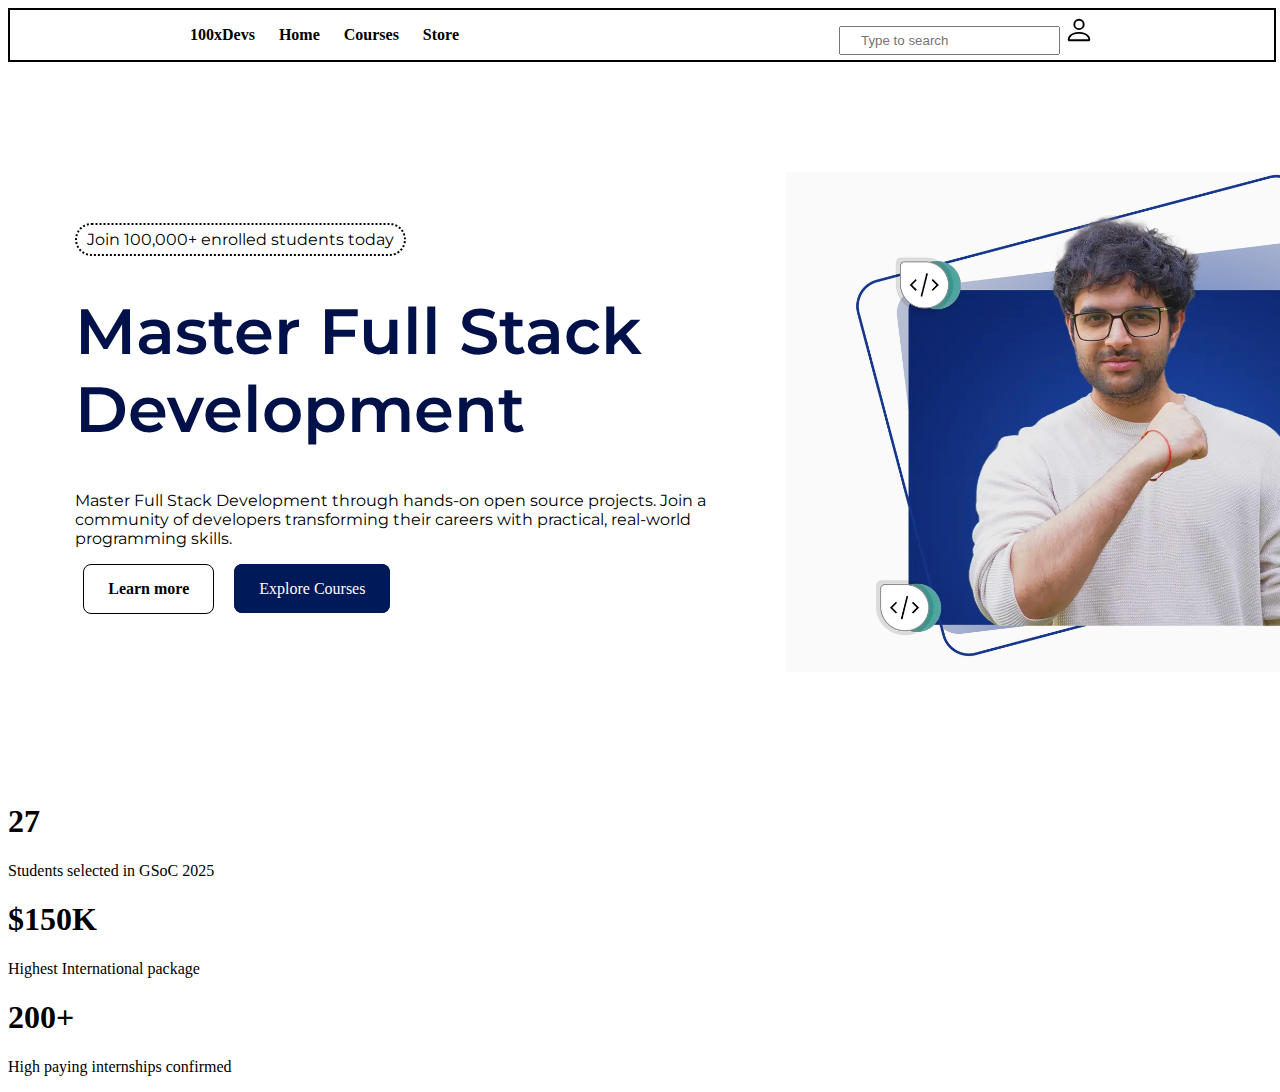
<file: Day-1 HTML-CSS/100xDevs Home page/index.html>
<!DOCTYPE html>
<html lang="en">
<head>
    <meta charset="UTF-8">
    <meta name="viewport" content="width=device-width, initial-scale=1.0">
    <title>100xDevs</title>
    <link rel="stylesheet" href="./style.css">
    <link rel="icon" href="./assests/favicon.jpg" type="image/png">
    <link rel="preconnect" href="https://fonts.googleapis.com">
    <link rel="preconnect" href="https://fonts.gstatic.com" crossorigin>
    <link href="https://fonts.googleapis.com/css2?family=Lato:ital,wght@0,100;0,300;0,400;0,700;0,900;1,100;1,300;1,400;1,700;1,900&family=Montserrat:ital,wght@0,100..900;1,100..900&display=swap" rel="stylesheet">
</head>
<body>
    <nav class="nav">
        <div>
            <a href="#">100xDevs</a>
            <a href="#">Home</a>
            <a href="#">Courses</a>
            <a href="#">Store</a>
        </div>
        <div>
            <input type="text" placeholder="Type to search">
            <span class="icon">
                <svg xmlns="http://www.w3.org/2000/svg" width="30" height="30" fill="currentColor" class="bi bi-person" viewBox="0 0 16 16">
            <path d="M8 8a3 3 0 1 0 0-6 3 3 0 0 0 0 6m2-3a2 2 0 1 1-4 0 2 2 0 0 1 4 0m4 8c0 1-1 1-1 1H3s-1 0-1-1 1-4 6-4 6 3 6 4m-1-.004c-.001-.246-.154-.986-.832-1.664C11.516 10.68 10.289 10 8 10s-3.516.68-4.168 1.332c-.678.678-.83 1.418-.832 1.664z"/>
            </svg>
            </span>
        </div>
    </nav>
    <main>
        <div id="main-btn">
            <span style="border: 2px dotted black; border-radius: 20px; padding: 5px 10px; font-family: Montserrat;">
                Join 100,000+ enrolled students today
            </span>
            <h1 style="font-weight: 100; font-size: 4em; color: #001049; font-family: Montserrat; font-weight: 600; text-align: left;">Master Full Stack <br> Development</h1>
             <p style="font-family: Montserrat;">
            Master Full Stack Development through hands-on open source projects. Join a <br> community of developers transforming their careers with practical, real-world <br> programming skills.
            </p>
            <a id="learn-btn">Learn more</a>
            <a id="explore-btn">Explore Courses</a>
        </div>
        <img src="./assests/kirat.png" height="500px">
    </main>
        <!-- <div class="card1">
            
        </div>   -->
        <div class="main-card">
           <div class="point">
            <h1>27</h1>
            <p>Students selected in GSoC 2025</p>
           </div>
            <div class="line"></div>
        <div class="point">
            <h1 class="pointhead">$150K</h1>
            <p class="pointbullet">Highest International package</p>
        </div>
         <div class="line"></div>
            <div class="point">
            <h1>200+</h1>
            <p>High paying internships confirmed</p>
        </div>
       
</body>
</html>
</file>
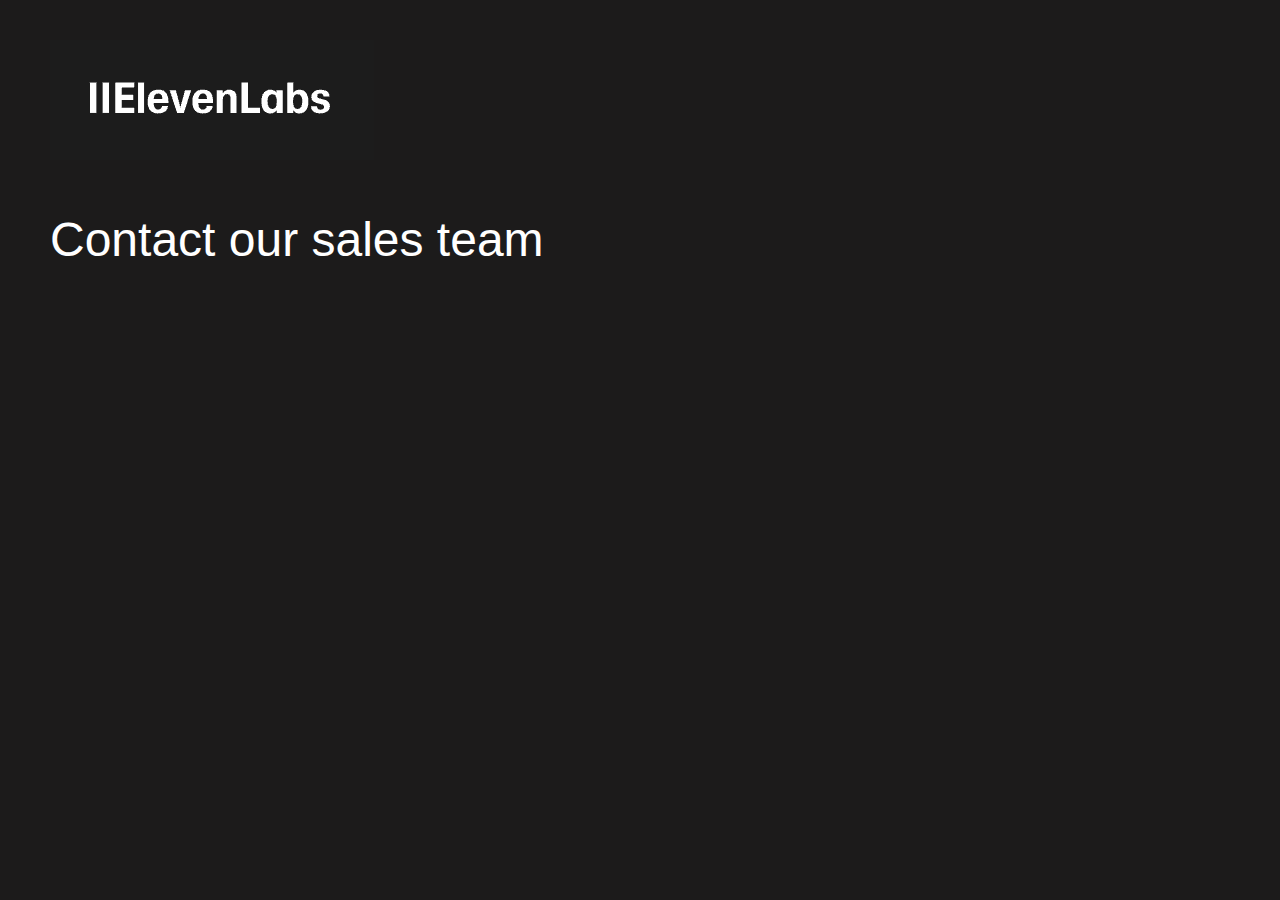
<file: Day-1 HTML-CSS/contact sales page/index.html>
<!DOCTYPE html>
<html lang="en">
<head>
    <meta charset="UTF-8">
    <meta name="viewport" content="width=device-width, initial-scale=1.0">
    <title>Document</title>
    <link rel="stylesheet" href="./style.css">
</head>
<body>
    <div class="container">
        <div id="sales">
            <img src="./assests/logo.png">
            <h3>Contact our sales team</h3>
        </div>
        <div></div>
    </div>
</body>
</html>
</file>
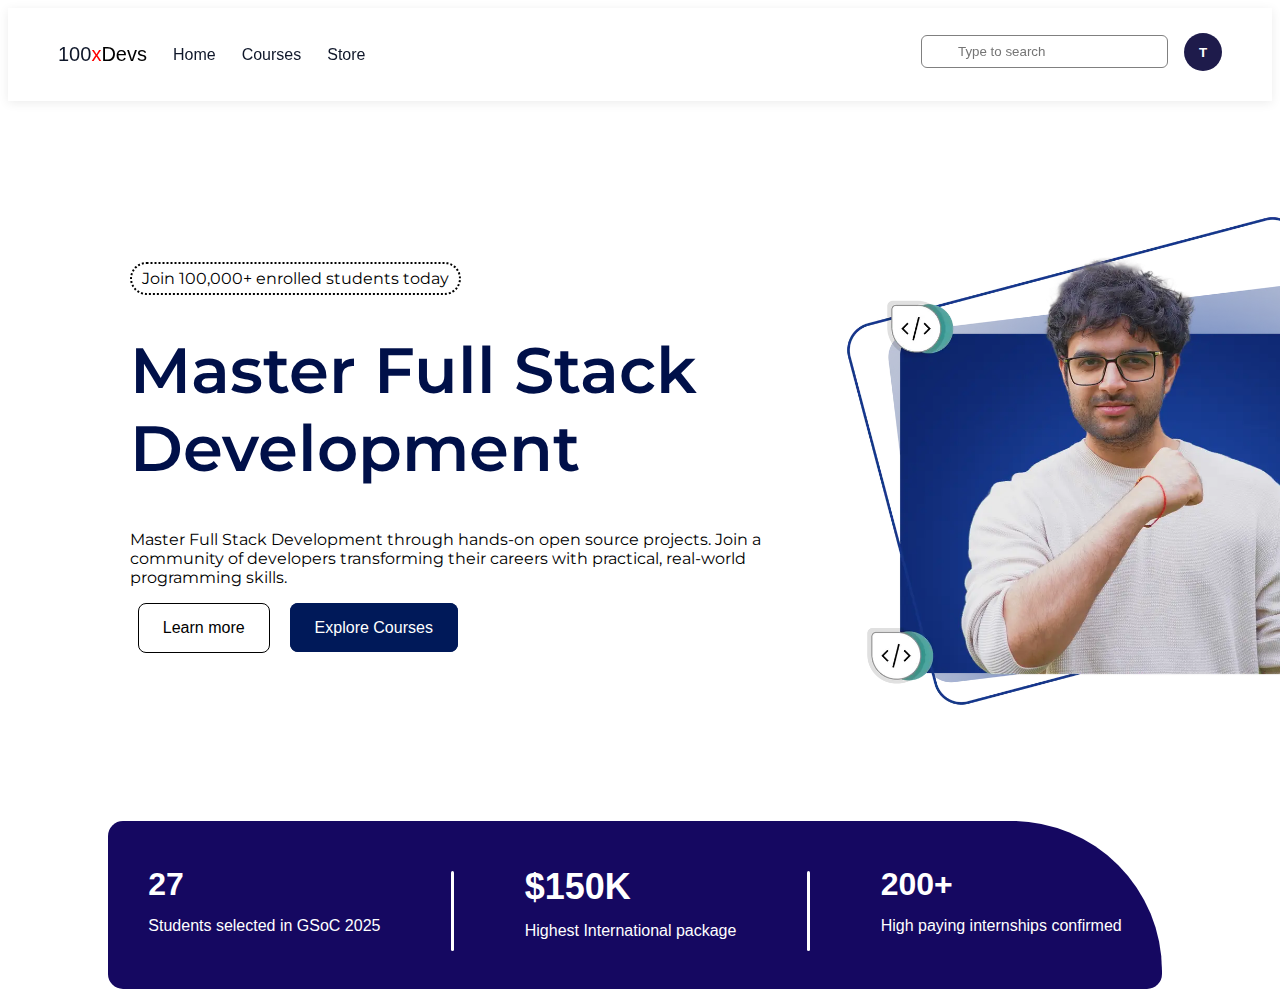
<file: HTML-CSS/100xDevs Home page/index.html>
<!DOCTYPE html>
<html lang="en">
<head>
    <meta charset="UTF-8">
    <meta name="viewport" content="width=device-width, initial-scale=1.0">
    <title>100xDevs</title>
    <link rel="stylesheet" href="./style.css">
    <link rel="icon" href="./assests/favicon.jpg" type="image/png">
    <link rel="preconnect" href="https://fonts.googleapis.com">
    <link rel="preconnect" href="https://fonts.gstatic.com" crossorigin>
    <link href="https://fonts.googleapis.com/css2?family=Lato:ital,wght@0,100;0,300;0,400;0,700;0,900;1,100;1,300;1,400;1,700;1,900&family=Montserrat:ital,wght@0,100..900;1,100..900&display=swap" rel="stylesheet">
</head>
<body>
    <nav class="nav">
        <div class="nav-left">
            <a class="logo" href="#">100<span id="x">x</span><span>Devs</span></a>
            <a href="#">Home</a>
            <a href="#">Courses</a>
            <a href="#">Store</a>
        </div>
        <div class="nav-right">
            <input id="search" type="text" placeholder="Type to search">
            <button class="icon">T</button>
            </span>
        </div>
    </nav>
    <main>
        <div id="main-btn">
            <span style="border: 2px dotted black; border-radius: 20px; padding: 5px 10px; font-family: Montserrat;">
                Join 100,000+ enrolled students today
            </span>
            <h1 style="font-weight: 100; font-size: 4em; color: #001049; font-family: Montserrat; font-weight: 600; text-align: left;">Master Full Stack <br> Development</h1>
             <p style="font-family: Montserrat;">
            Master Full Stack Development through hands-on open source projects. Join a <br> community of developers transforming their careers with practical, real-world <br> programming skills.
            </p>
            <a id="learn-btn">Learn more</a>
            <a id="explore-btn">Explore Courses</a>
            </div>
        </div>
        <img src="./assests/hero-img.webp" height="500px">
    </main>
        <!-- <div class="card1">
            
        </div>   -->
        <div class="main-card" style="font-family: sans-serif; font-weight: 100;">
           <div class="point">
            <h1>27</h1>
            <p>Students selected in GSoC 2025</p>
           </div>
            <div class="line"></div>
        <div class="point">
            <h1 class="pointhead">$150K</h1>
            <p class="pointbullet">Highest International package</p>
        </div>
         <div class="line"></div>
            <div class="point">
            <h1>200+</h1>
            <p>High paying internships confirmed</p>
        </div>
       
</body>
</html>
</file>
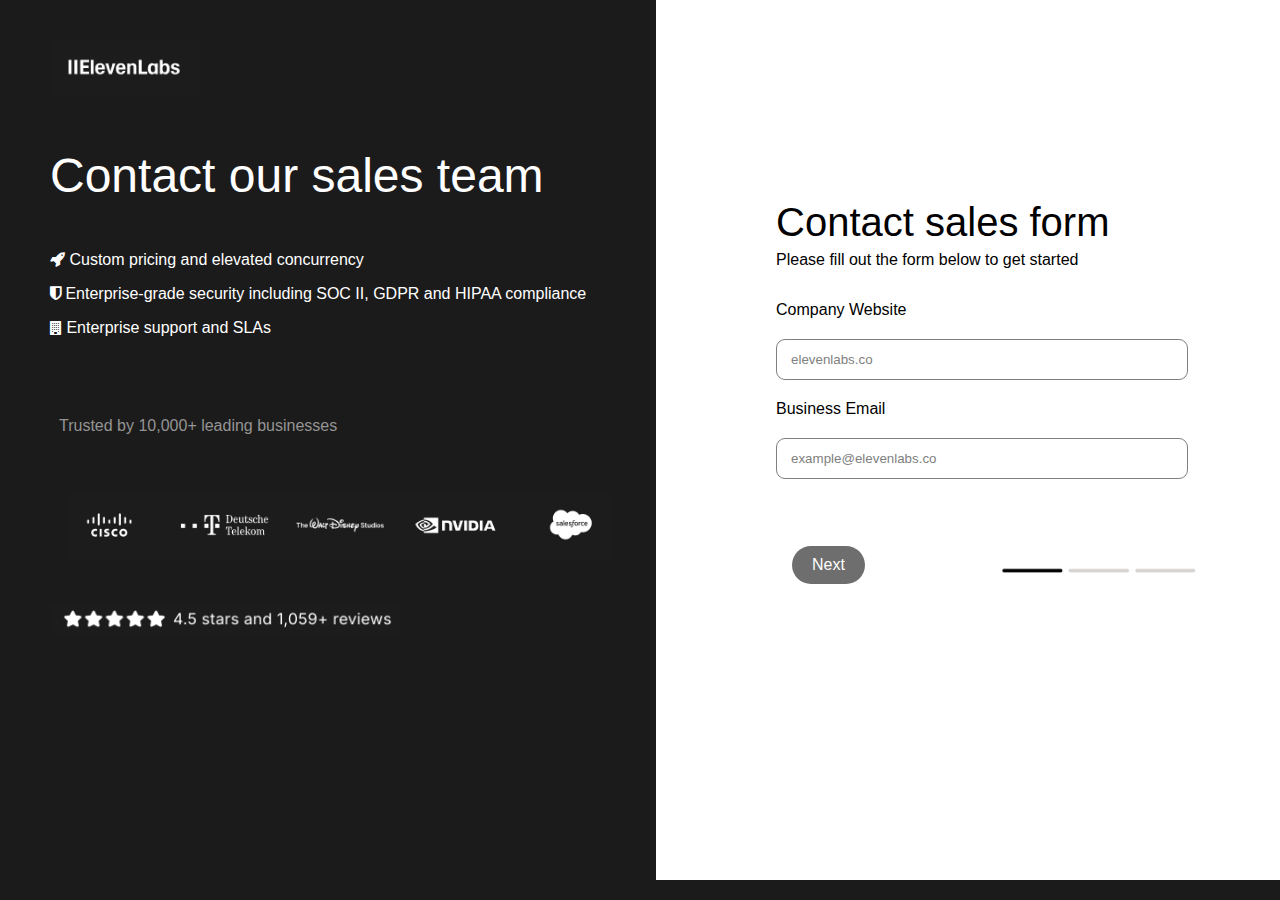
<file: HTML-CSS/contact sales page/index.html>
<!DOCTYPE html>
<html lang="en">
<head>
    <meta charset="UTF-8">
    <meta name="viewport" content="width=device-width, initial-scale=1.0">
    <title>Contact Sales</title>
    <link rel="stylesheet" href="./style.css">
    <link rel="stylesheet" href="https://cdnjs.cloudflare.com/ajax/libs/font-awesome/4.7.0/css/font-awesome.min.css">
    <link rel="stylesheet" href="https://cdnjs.cloudflare.com/ajax/libs/font-awesome/4.7.0/css/font-awesome.min.css">
    <link rel="stylesheet" href="https://cdnjs.cloudflare.com/ajax/libs/font-awesome/4.7.0/css/font-awesome.min.css">
    <link rel="stylesheet" href="https://cdnjs.cloudflare.com/ajax/libs/font-awesome/4.7.0/css/font-awesome.min.css">
    <link rel="icon" type="image/png" href="https://elevenlabs-sdk.mintlify.app/favicon.png" style="border: 5px;">
</head>
<body>
    <div class="container">
        <!-- left panel -->
        <div id="sales">
            <img src="./assests/logo.png" width="150px">
            <div>
                <h3>Contact our sales team</h3>
                <p><i class="fa fa-rocket"></i> Custom pricing and elevated concurrency</p>
                <p><i class="fa fa-shield" style="font-size:16px"></i> Enterprise-grade security including SOC II, GDPR and HIPAA compliance</p>
                <p><i class="fa fa-building" style="font-size:14px"></i> Enterprise support and SLAs</p>
            </div>
            <div>
            <p style="color: #949494; padding-left: 1vh; font-size: medium; margin-top: 5em;">Trusted by 10,000+ leading businesses</p>
            <img src="./assests/logos.png" width="90%" style="padding-left: 2vh; margin: 0; ">
        <p style="margin: 0;">
         <img src="./assests/ratings.png" width="350px" style="padding-left: 0; margin-top: 0;">
        </p>
        </div>
    </div>
    <!-- right panel -->
    <div id="login">
        <div style="flex-direction: column; text-align: left;">
            <h2 style="margin: 0;">Contact sales form</h2>
            <p style="margin: 6px 0 0 0;">Please fill out the form below to get started</p>
        </div>
        <form>
            <label for="web">Company Website</label><br>
            <input type="text" id="web" name="web" placeholder="elevenlabs.co"><br>
            <label for="email">Business Email</label><br>
            <input type="text" id="email" name="email" placeholder="example@elevenlabs.co"><br>
        </form>
         <div class="final">
        <button type="submit">Next</button>
            <img src="./assests/bars.png " width="50%" height="10%" style="padding-top: 20px;">
    </div>
    </div>
    <!-- wave container (in-progress) -->
  <div class="wave-container">
  <svg viewBox="0 0 1440 320" preserveAspectRatio="none">
    <path class="wave back" />
    <path class="wave front"/>
    <path class="wave"/>
    <path class="wave mid" />
    <path class="wave front" />
  </svg>
</div>

</body>
</html>
</file>
<file: Day-1 HTML-CSS/100xDevs Home page/style.css>
.montserrat {
  font-family: "Montserrat", sans-serif;
  font-optical-sizing: auto;
  font-weight: 400;
  font-style: normal;
}
nav{
    display: flex;
    justify-content: space-around;
    align-items: center;
    width: 100%;
    height: 50px;
    border: 2px solid black;
}
nav a{
    text-decoration: none;
    color: black;
    padding-right: 20px;
    font-weight: bold;

}
nav img{
    height: 40px;
    width: 120px;
}
input{
    padding: 5px 20px;
}
main{
    display: flex;
    flex-direction: row;
    align-items: center;
    justify-content: center;
    height: 80vh;
    gap: 80px;
    margin: 0 50em ;
    white-space: nowrap;
}
main img{
    margin-right: 5em;
}
#learn-btn{
    text-decoration: none;
    color: black;
    background-color: white;
    padding: 15px 24px;
    border-radius: 8px;
    font-weight: bold;
    margin-top: 20px;
    display: inline-block;
    border: 0.2px solid black;
}
#explore-btn{
    text-decoration: none;
    color: white;
    background-color: #001959;
    padding: 15px 24px;
    border-radius: 8px;
    border: 0.2px solid #001959;
}
#main-btn a{
    margin: 0 8px;
}
</file>
<file: Day-1 HTML-CSS/contact sales page/style.css>
*{
    font-family: sans-serif;
}
body{
    background-color: rgb(28, 27, 27);
    margin: 0;
    padding: 0;
    box-sizing: border-box;
}
.container{
    display: flex;
    justify-content: space-between;
}
#sales h3{
    color: white;
    font-family: sans-serif;
    font-weight: 300;
    font-size: 3em;
}
#sales img{
    padding-top: 40px;
}
#sales{
    padding-left: 50px;
}
#sales p{
    color: white;
    font-family: sans-serif;
    font-weight: 200;
    font-size: 1.0em;
}
.contact{
    background-color: rgb(255, 255, 255);
    height: 50em;
}
#login {
    width: 75%;
    background: #ffffff;
    padding: 80px;
    height: 80vh;
}
#login h2{
    color: black;
    font-family: sans-serif;
    font-weight: 400;
    font-size: 2.5em;
    padding-top: 3em; 
    padding-left: 1em;
}
#login p{
    padding-left: 2.5em; 
    gap: -10px;
}
form input{
    padding: 12px 14px;
    border: 0.5px solid grey;
    border-radius: 9px;
    width: 90%;
}
form input::placeholder{
    color: grey;
    font-size: 1em;
}
form{
    display: flex;
    flex-direction: column;
    gap: 1px;
    padding-left: 2.5em; 
    padding-top: 2em;
}
.final{ 
    padding-left: 3.5em; 
    padding-top: 3em;
}
.final button{
    background-color: #6E6E6E; 
    color: white; 
    padding: 10px 20px; 
    text-align: center; 
    text-decoration: none; 
    display: inline-block; 
    font-size: 16px; 
    border-radius: 25px; 
    border: none;
    font: bold;
}
.wave-container {
  position: absolute;
  bottom: 0;
  width: 100%;
  height: 200px;
  overflow: hidden;
}

.wave-container svg {
  width: 100%;
  height: 100%;
}

.wave {
  fill: white;
}

.wave.back {
  opacity: 0.08;
  animation: waveBack 18s ease-in-out infinite alternate;
}

.wave.mid {
  opacity: 0.15;
  animation: waveMid 12s ease-in-out infinite alternate;
}

.wave.front {
  opacity: 0.25;
  animation: waveFront 8s ease-in-out infinite alternate;
}
@keyframes waveBack {
  0% {
    d: path("M0,160 C240,200 480,120 720,150 960,180 1200,140 1440,160 L1440,320 L0,320 Z");
  }
  100% {
    d: path("M0,170 C260,130 520,210 760,160 1000,110 1200,180 1440,150 L1440,320 L0,320 Z");
  }
}

@keyframes waveMid {
  0% {
    d: path("M0,180 C300,140 500,220 720,180 940,140 1140,200 1440,170 L1440,320 L0,320 Z");
  }
  100% {
    d: path("M0,190 C320,220 520,150 740,190 960,230 1180,150 1440,180 L1440,320 L0,320 Z");
  }
}

@keyframes waveFront {
  0% {
    d: path("M0,200 C360,170 600,250 800,210 1000,170 1200,230 1440,200 L1440,320 L0,320 Z");
  }
  100% {
    d: path("M0,210 C380,250 620,180 820,220 1020,260 1220,180 1440,210 L1440,320 L0,320 Z");
  }
}
.wave {
  filter: blur(0.3px);
}
.wave.front {
  transform-origin: center;
  animation: waveFront 8s ease-in-out infinite alternate,
             float 6s ease-in-out infinite;
}

@keyframes float {
  0% { transform: translateY(0); }
  100% { transform: translateY(6px); }
}
.final{
    display: flex;
    flex-direction: row;
    justify-content: space-between;
}
</file>
<file: HTML-CSS/100xDevs Home page/style.css>
.montserrat {
  font-family: "Montserrat", sans-serif;
  font-optical-sizing: auto;
  font-weight: 400;
  font-style: normal;
}
/* nav{
    display: flex;
    justify-content: space-around;
    align-items: center;
    width: 100%;
    height: 60px;
    box-shadow: 0 6px 12px rgba(0, 0, 0, 0.15);

} */
.nav {
    display: flex;
    justify-content: space-between;
    align-items: center;
    background: #fff;
    box-shadow: 0 2px 10px rgba(0,0,0,0.08);
    padding: 0 50px;
    position: sticky;
    z-index: 1000;
    top: 0;
}
#explore-btn{
    font-family: sans-serif;
    font-weight: 100;
}
#learn-btn{
    font-family: sans-serif;
    font-weight: 100;
}

.nav-left {
    display: flex;
    align-items: center;
    gap: 8px;
}

.nav-left a {
    text-decoration: none;
    color: #0f172a;
    font-weight: 500;
}

.logo {
    font-size: 20px;
    font-weight: 700;
}

.logo span {
    color: black;
}
#x{
    color: red;
}

.nav-right {
    display: flex;
    align-items: center;
    gap: 16px;
}
.nav-right input{
    margin-top: 20px;
}

.search-box {
    position: relative;
}

.icon{
    width: 38px;
    height: 38px;
    border-radius: 50%;
    border: none;
    background: #1e1b4b;
    color: white;
    font-weight: 600;
    cursor: pointer;
    margin-bottom: 30px;
    margin-top: 25px;
}

#search{
    padding: 8px 32px 8px 36px;
    border: 0.5px solid grey;
    border-radius: 6px;
    margin-bottom: 2em;
}


nav a{
    text-decoration: none;
    color: black;
    padding-right: 18px;
    font-size: medium;
    font-family: sans-serif;
}

main{
    display: flex;
    flex-direction: row;
    align-items: center;
    justify-content: center;
    height: 80vh;
    gap: 80px;
    margin: 0 50em ;
    white-space: nowrap;
}
main img{
    margin-right: 5em;
}
#learn-btn{
    text-decoration: none;
    color: black;
    background-color: white;
    padding: 15px 24px;
    border-radius: 8px;
    margin-top: 20px;
    display: inline-block;
    border: 0.2px solid black;
}
#explore-btn{
    text-decoration: none;
    color: white;
    background-color: #001959;
    padding: 15px 24px;
    border-radius: 8px;
    border: 0.2px solid #001959;
}
#main-btn a{
    margin: 0 8px;
}
/*.card1{
    background-color: #001959;
    padding: 32px 0;
    /* border-radius: 15px; */
    /* color: white;
    display: flex;
    flex-direction: row;
    align-items: center;
    justify-content: center;
    gap: 20vh;
    width: 80em;
    text-align: center;
    margin-left: auto;
    margin-right: auto;
    border-radius: 15px 255px 15px 15px;
} */
/* .main-card{
    background-color: #001959;
    padding: 32px 0;
    border-radius: 15px;
    display: flex;
    justify-content: space-around;
    flex-direction: row;
    color: white;
} */
 .main-card{
    background-color: #150861;
    color: white;
    border-radius: 15px;
    display: flex;
    justify-content: space-around;
    gap: 20px;
    margin-left: 100px;
    margin-right: 110px;
    border-top-right-radius: 150px;
}
/* .gsoc{
    display: flex;
    flex-direction: row;
    color: white;
    justify-content: center;
    gap: 20px;
} */

.point {
    padding: 32px 30px;
    line-height: 20px;
}
.pointhead{
    color: white;
    font-size: 36px;
}

.pointbullet{
    color: white;
    font-size: 16px;
}
.line {
    margin-top: 50px;
    width: 3px;
    height: 80px;
    background-color: white;
    align-items: center;
    justify-content: center;
    border-radius: 50px;
}
</file>
<file: HTML-CSS/contact sales page/style.css>
*{
    font-family: sans-serif;
}
body{
    background-color: rgb(28, 27, 27);
    margin: 0;
    padding: 0;
    box-sizing: border-box;
}
.container{
    display: flex;
    justify-content: space-between;
}
#sales h3{
    color: white;
    font-family: sans-serif;
    font-weight: 300;
    font-size: 3em;
}
#sales img{
    padding-top: 40px;
}
#sales{
    padding-left: 50px;
}
#sales p{
    color: white;
    font-family: sans-serif;
    font-weight: 200;
    font-size: 1.0em;
}
.contact{
    background-color: rgb(255, 255, 255);
    height: 50em;
}
#login {
    width: 75%;
    background: #ffffff;
    padding: 80px;
    height: 80vh;
}
#login h2{
    color: black;
    font-family: sans-serif;
    font-weight: 400;
    font-size: 2.5em;
    padding-top: 3em; 
    padding-left: 1em;
}
#login p{
    padding-left: 2.5em; 
    gap: -10px;
}
form input{
    padding: 12px 14px;
    border: 0.5px solid grey;
    border-radius: 9px;
    width: 90%;
}
form input::placeholder{
    color: grey;
    font-size: 1em;
}
form{
    display: flex;
    flex-direction: column;
    gap: 1px;
    padding-left: 2.5em; 
    padding-top: 2em;
}
.final{ 
    padding-left: 3.5em; 
    padding-top: 3em;
}
.final button{
    background-color: #6E6E6E; 
    color: white; 
    padding: 10px 20px; 
    text-align: center; 
    text-decoration: none; 
    display: inline-block; 
    font-size: 16px; 
    border-radius: 25px; 
    border: none;
    font: bold;
}
.wave-container {
  position: absolute;
  bottom: 0;
  width: 100%;
  height: 200px;
  overflow: hidden;
}

.wave-container svg {
  width: 100%;
  height: 100%;
}

.wave {
  fill: white;
}

.wave.back {
  opacity: 0.08;
  animation: waveBack 18s ease-in-out infinite alternate;
}

.wave.mid {
  opacity: 0.15;
  animation: waveMid 12s ease-in-out infinite alternate;
}

.wave.front {
  opacity: 0.25;
  animation: waveFront 8s ease-in-out infinite alternate;
}
@keyframes waveBack {
  0% {
    d: path("M0,160 C240,200 480,120 720,150 960,180 1200,140 1440,160 L1440,320 L0,320 Z");
  }
  100% {
    d: path("M0,170 C260,130 520,210 760,160 1000,110 1200,180 1440,150 L1440,320 L0,320 Z");
  }
}

@keyframes waveMid {
  0% {
    d: path("M0,180 C300,140 500,220 720,180 940,140 1140,200 1440,170 L1440,320 L0,320 Z");
  }
  100% {
    d: path("M0,190 C320,220 520,150 740,190 960,230 1180,150 1440,180 L1440,320 L0,320 Z");
  }
}

@keyframes waveFront {
  0% {
    d: path("M0,200 C360,170 600,250 800,210 1000,170 1200,230 1440,200 L1440,320 L0,320 Z");
  }
  100% {
    d: path("M0,210 C380,250 620,180 820,220 1020,260 1220,180 1440,210 L1440,320 L0,320 Z");
  }
}
.wave {
  filter: blur(0.3px);
}
.wave.front {
  transform-origin: center;
  animation: waveFront 8s ease-in-out infinite alternate,
             float 6s ease-in-out infinite;
}

@keyframes float {
  0% { transform: translateY(0); }
  100% { transform: translateY(6px); }
}
.final{
    display: flex;
    flex-direction: row;
    justify-content: space-between;
}
</file>
